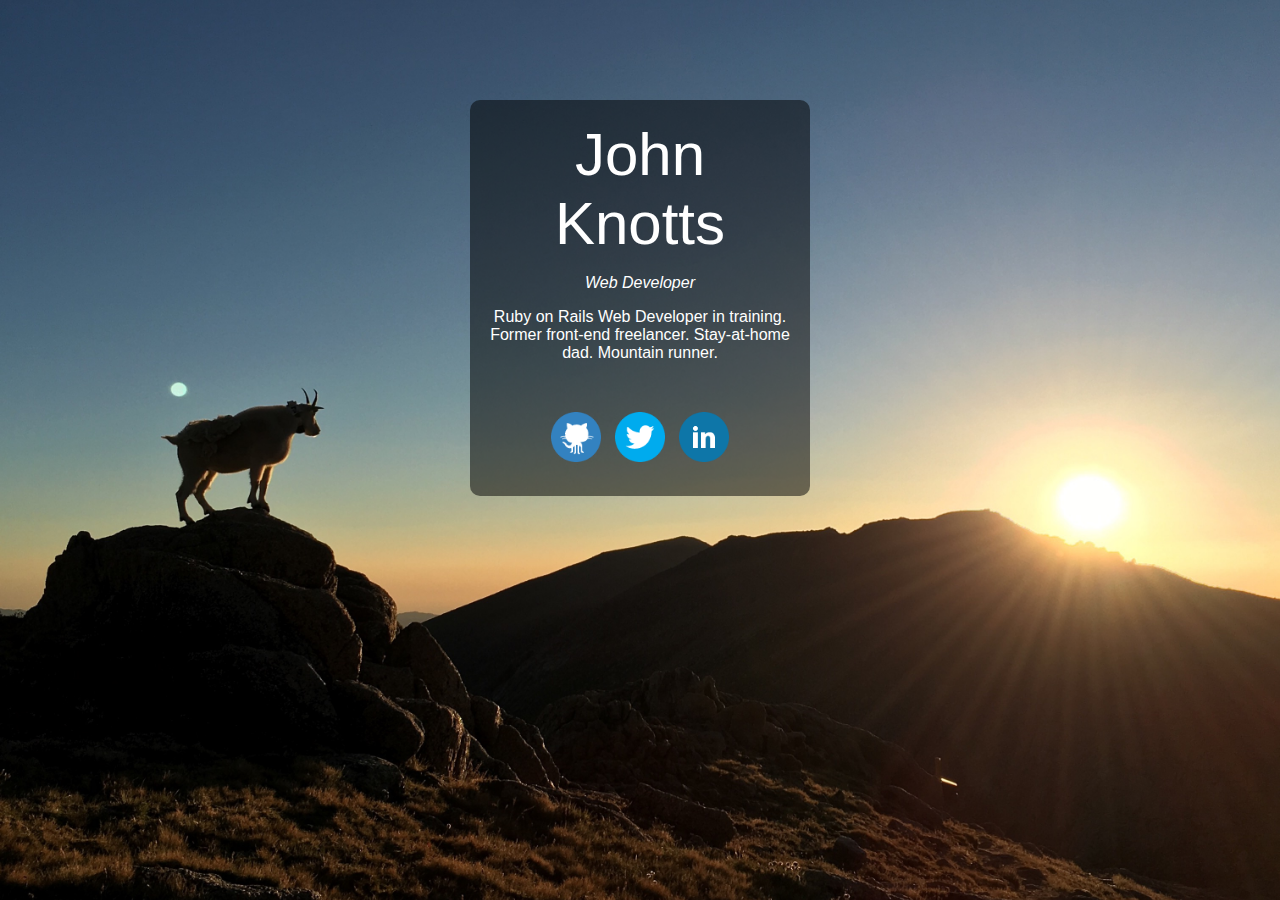
<file: index.html>
<html>
  <head>
    <title>John Knotts, Web Developer</title>
    <style>
      body {
        background: url('IMG_5865.jpg') no-repeat center center fixed; 
        -webkit-background-size: cover;
        -moz-background-size: cover;
        -o-background-size: cover;
        background-size: cover;
      }

      h1 {
        color: white;
        font-family: 'Helvetica Neue', Helvetica;
        font-weight: 100;
        font-size: 60px;
        margin: 0px;
      }

      p {
        color: white;
        font-family: 'Helvetica Neue', Helvetica;
        font-weight: 200;
      }

      .box {
        background-color: rgba(0,0,0,0.5);
        padding: 20px;
        width: 300px;
        margin: 100px auto;
        text-align: center;
        -moz-border-radius: 10px;
        -webkit-border-radius: 10px;
        border-radius: 10px; /* future proofing */
        -khtml-border-radius: 10px;
      }

      .social {
        margin: 50px 0 10px 0;
      }

      .social img {
        height: 50px;
        padding: 0 5px;
      }
    </style>
  </head>

  <body>

    <div class="box">
      <h1>John Knotts</h1>

      <p>
        <i>Web Developer</i>
      </p>

      <p>
        Ruby on Rails Web Developer in training. Former front-end freelancer. Stay-at-home dad. Mountain runner.
      </p>

      <p class="social">
        <!-- https://www.iconfinder.com/iconsets/freebie-social-media-icons -->
        <a href="https://github.com/jhnnyk"><img src="github.png" alt="John Knotts on Github" /></a>

        <a href="https://twitter.com/jhnnyk"><img src="twitter.png" alt="John Knotts on Twitter" /></a>

        <a href="https://www.linkedin.com/in/johnknotts"><img src="linkedin.png" alt="John Knotts on LinkedIn"></a>
      </p>
    </div>

  </body>
</html>
</file>
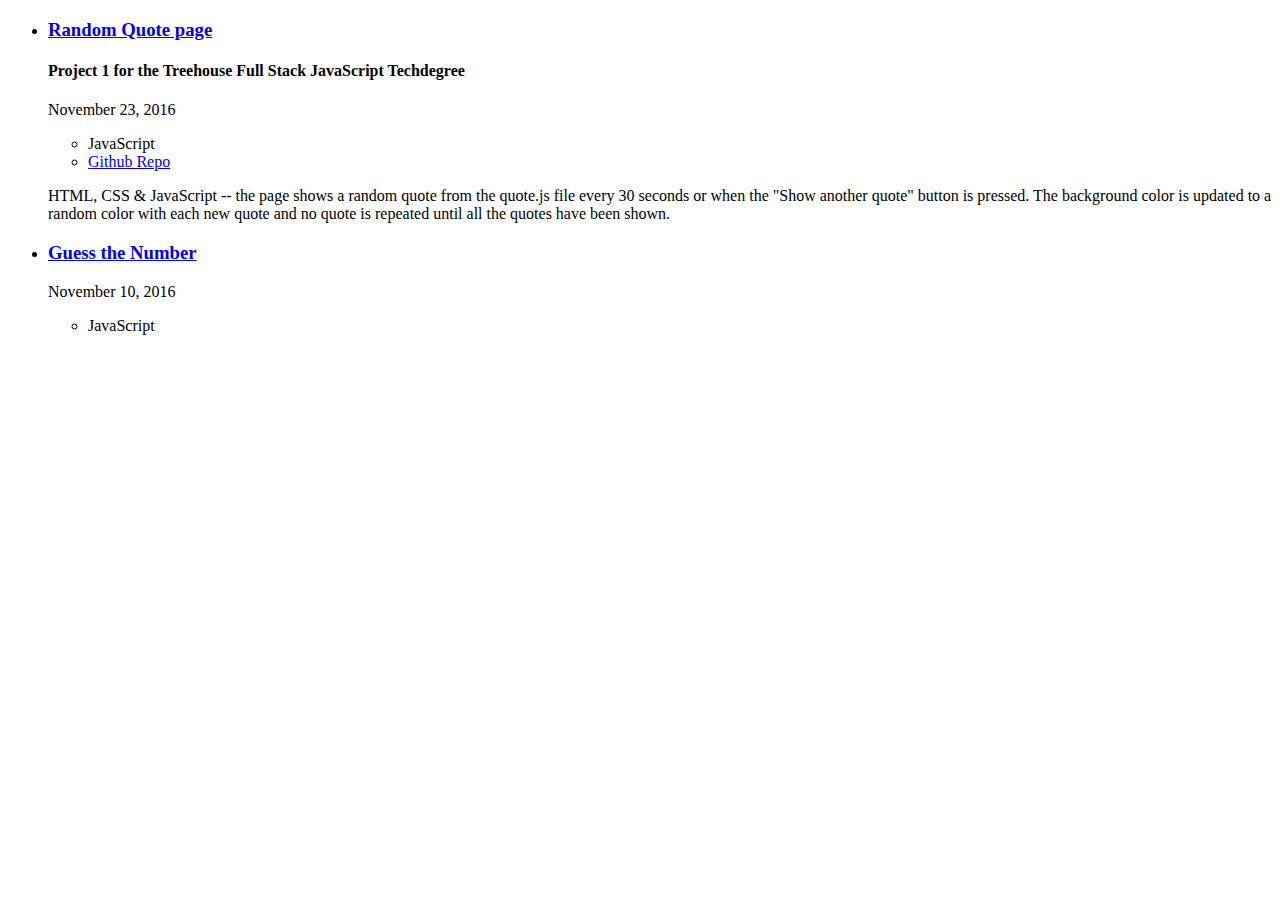
<file: projects/index.html>
<!DOCTYPE html>
<html>
  <head>
    <meta charset="utf-8">
    <title>Projects - John Knotts, Web Developer</title>
  </head>
  <body>
    <ul>
      <li>
        <h3><a href="/projects/random-quotes">Random Quote page</a></h3>
        <h4>Project 1 for the Treehouse Full Stack JavaScript Techdegree</h4>
        <p>
          <span class="date">November 23, 2016</span>
        </p>
        <ul class="tech">
          <li>JavaScript</li>
          <li>
            <a href="https://github.com/jhnnyk/random-quote-page">Github Repo</a>
          </li>
        </ul>
        <p>
          HTML, CSS &amp; JavaScript -- the page shows a random quote from the quote.js file every 30 seconds or when the "Show another quote" button is pressed. The background color is updated to a random color with each new quote and no quote is repeated until all the quotes have been shown.
        </p>
      </li>

      <li>
        <h3><a href="/projects/guessthenumber">Guess the Number</a></h3>
        <p>
          <span class="date">November 10, 2016</span>
        </p>
        <ul class="tech">
          <li>JavaScript</li>
        </ul>
      </li>
    </ul>
  </body>
</html>
</file>
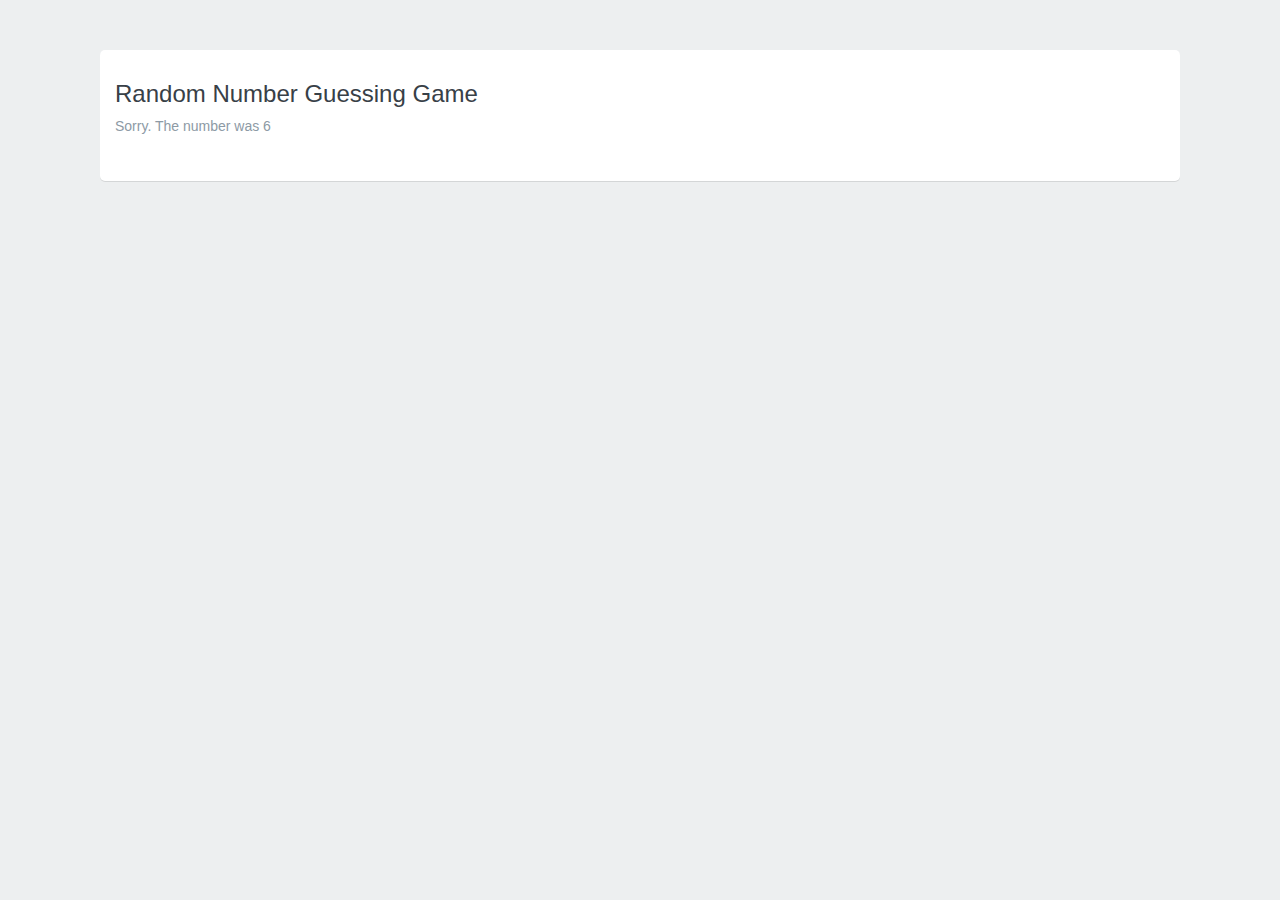
<file: projects/guessthenumber/index.html>
<!DOCTYPE html>
<html lang="en">
<head>
  <meta charset="utf-8">
  <link rel="stylesheet" href="main.css">
  <title>Random Number Guessing Game</title>
 </head>

<body>
  <div class="container">
    <h1>Random Number Guessing Game</h1>
    <script src="script.js"></script> 
  </div>
</body>
</html>
</file>
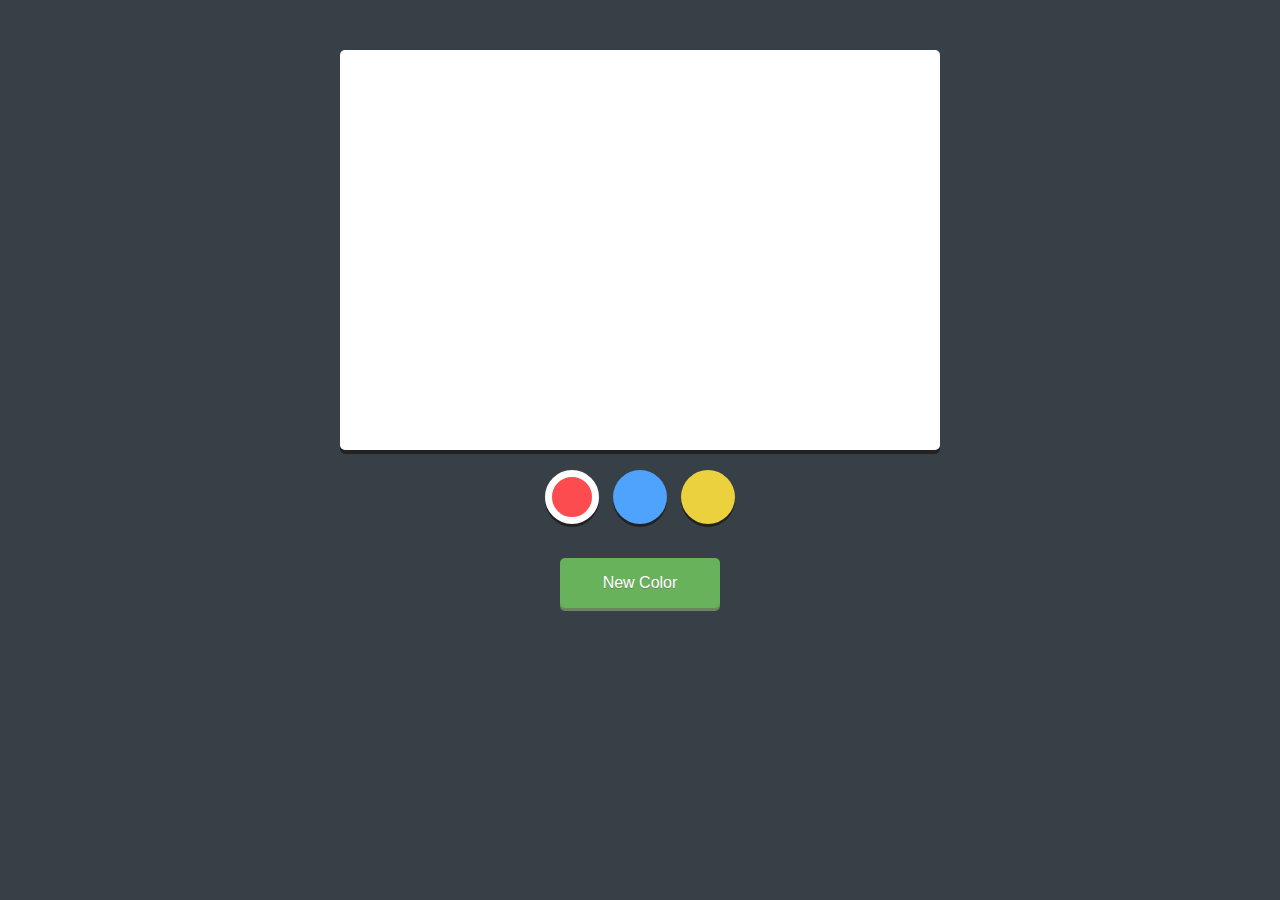
<file: projects/simple-drawing-app/index.html>
<!DOCTYPE html>
<html>
<head>
  <title>Simple Drawing Application</title>
  <link rel="stylesheet" href="css/style.css" type="text/css" media="screen" title="no title" charset="utf-8">
</head>
<body>
  <canvas	width="600" height="400"></canvas>
  <div class="controls">
    <ul>
      <li class="red selected"></li>
      <li class="blue"></li>
      <li class="yellow"></li>
    </ul>
    <button id="revealColorSelect">New Color</button>
    <div id="colorSelect">
      <span id="newColor"></span>
      <div class="sliders">
        <p>
          <label for="red">Red</label>
          <input id="red" name="red" type="range" min=0 max=255 value=0>
        </p>
        <p>
          <label for="green">Green</label>
          <input id="green" name="green" type="range" min=0 max=255 value=0>
        </p>
        <p>
          <label for="blue">Blue</label>
          <input id="blue" name="blue" type="range" min=0 max=255 value=0>
        </p>
      </div>
      <div>
        <button id="addNewColor">Add Color</button>
      </div>
    </div>
  </div>
  <script src="http://code.jquery.com/jquery-1.11.0.min.js" type="text/javascript" charset="utf-8"></script>
  <script src="js/app.js" type="text/javascript" charset="utf-8"></script>
</body>
</html>
</file>
<file: projects/guessthenumber/main.css>
html,
body,
div,
h1,
h2,
p,
ul,
section {
  margin: 0;
  padding: 0;
  border: 0;
  font: inherit;
  font-size: 100%;
  vertical-align: baseline;
}

html {
  line-height: 1;
}

ul {
  list-style: none;
}

section {
  display: block;
}

body {
  background: #edeff0;
  padding: 50px 0 0;
  font-family: "Helvetica Neue", Helvetica, Arial, sans-serif;
  font-size: 62.5%;
}

h1,
h2 {
  font-size: 2.4em;
  font-weight: 400;
  margin-bottom: 8px;
  color: #384047;
  line-height: 1.2;
}

h2 {
  font-size: 1.8em;
}

p {
  color: #8d9aa5;
  font-size: 1.4em;
  margin-bottom: 15px;
  line-height: 1.4;
}

.container {
  box-sizing: border-box;
  width: 90%;
  max-width: 1080px;
  background: white;
  padding: 30px 15px;
  margin: 0 auto;
  position: relative;
  overflow: hidden;
  border-radius: 5px;
  -webkit-box-shadow: 0 1px 0 0 rgba(0, 0, 0, 0.1);
  -moz-box-shadow: 0 1px 0 0 rgba(0, 0, 0, 0.1);
  box-shadow: 0 1px 0 0 rgba(0, 0, 0, 0.1);
}

.button {
  background: #3f8abf;
  padding: 8px 18px;
  font-family: "Helvetica Neue", Helvetica, Arial, sans-serif;
  font-size: 1.4em;
  color: white;
  font-weight: 500;
  border: 3px solid #3f8abf;
  outline: none;
  cursor: pointer;
  display: -moz-inline-stack;
  display: inline-block;
  vertical-align: middle;
  *vertical-align: auto;
  zoom: 1;
  *display: inline;
  -webkit-border-radius: 5px;
  -moz-border-radius: 5px;
  -ms-border-radius: 5px;
  -o-border-radius: 5px;
  border-radius: 5px;
  -webkit-box-shadow: 0 2px 0 0 #3574a0;
  -moz-box-shadow: 0 2px 0 0 #3574a0;
  box-shadow: 0 2px 0 0 #3574a0;
  -webkit-transition: 0.3s;
  -moz-transition: 0.3s;
  -o-transition: 0.3s;
  transition: 0.3s;
}

.button:hover {
  background: #397cac;
  border-color: #397cac;
  -webkit-box-shadow: 0 2px 0 0 #2c6085;
  -moz-box-shadow: 0 2px 0 0 #2c6085;
  box-shadow: 0 2px 0 0 #2c6085;
}
</file>
<file: projects/simple-drawing-app/css/style.css>
body {
  background: #384047;
  font-family: sans-serif;
}
canvas {
  background: #fff;
  display: block;
  margin: 50px auto 10px;
  border-radius: 5px;
  box-shadow: 0 4px 0 0 #222;
  cursor: url(../img/cursor.png), crosshair;
}
.controls {
  min-height: 60px;
  margin: 0 auto;
  width: 600px;
  border-radius: 5px;
  overflow: hidden;
}
ul {
  list-style:none;
  margin: 0;
  float: 	left;
  padding: 10px 0 20px;
  width: 100%;
  text-align: center;
}

ul li, #newColor {
  display:block;
  height: 54px;
  width: 54px;
  border-radius: 60px;
  cursor: pointer;
  border: 0;
  box-shadow: 0 3px 0 0 #222;
}

ul li {
  display: inline-block;
  margin: 0 5px 10px;
}

.red {
  background: #fc4c4f;
}

.blue {
  background: #4fa3fc;
}

.yellow {
  background: #ECD13F;
}

.selected {
  border: 7px solid #fff;
  width: 40px;
  height: 40px;
}
button {
  background: #68B25B;
  box-shadow: 0 3px 0 0 #6A845F;
  color: #fff;
  outline: none;
  cursor: pointer;
  text-shadow: 0 1px #6A845F;
  display: block;
  font-size: 16px;
  line-height: 40px;
}
#revealColorSelect {
  border: none;
  border-radius: 5px;
  margin: 10px auto;
  padding: 5px 20px;
  width: 160px;
}

/* New Color Palette */
#colorSelect {
  background: #fff;
  border-radius: 5px;
  clear: both;
  margin: 20px auto 0;
  padding: 10px;
  width: 305px;
  position: relative;

  display:none;
}
#colorSelect:after {
  bottom: 100%;
  left: 50%;
  border: solid transparent;
  content: " ";
  height: 0;
  width: 0;
  position: absolute;
  pointer-events: none;
  border-color: rgba(255, 255, 255, 0);
  border-bottom-color: #fff;
  border-width: 10px;
  margin-left: -10px;
}

#newColor {
  width: 80px;
  height: 80px;
  border-radius: 3px;
  box-shadow: none;
  float: left;
  border: none;
  margin: 10px 20px 20px 10px;

}
.sliders p {
  margin: 8px 0;
  vertical-align: middle;
}
.sliders label {
  display: inline-block;
  margin: 0 10px 0 0;
  width: 35px;
  font-size: 14px;
  color: #6D574E;
}
.sliders input {
  position: relative;
  top: 2px;
}
#colorSelect button {
  border: none;
  border-top: 1px solid #6A845F;
  border-radius: 0 0 5px 5px;
  clear: both;
  margin: 10px -10px -7px;
  padding: 5px 10px;
  width: 325px;
}
</file>
